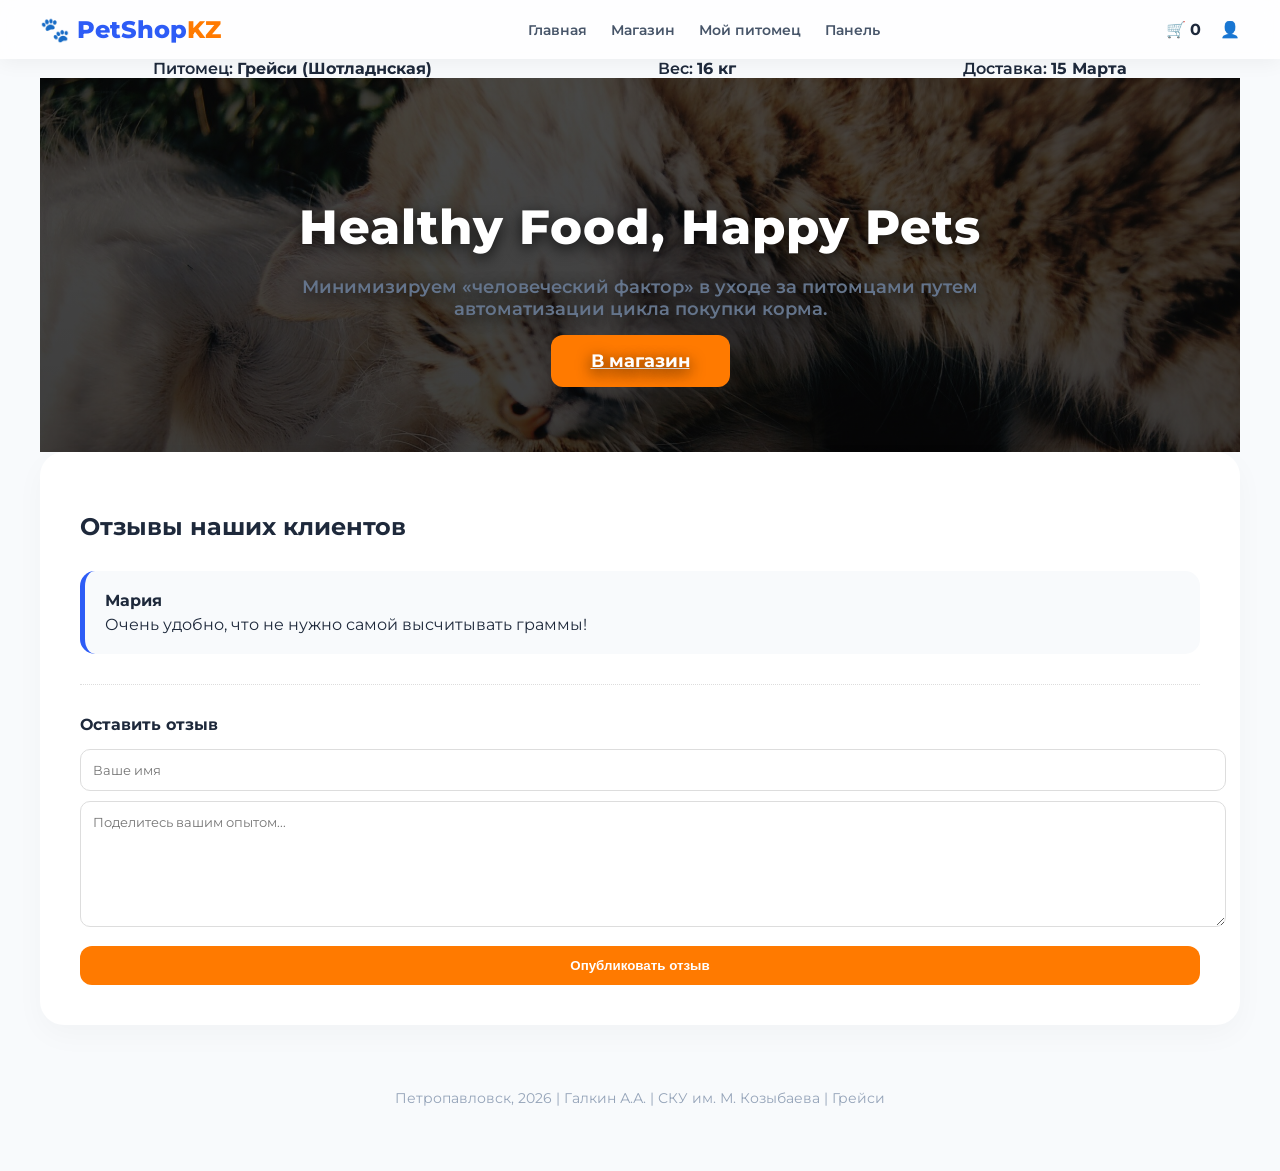
<file: index.html>
<!DOCTYPE html>
<html lang="ru">
<head>
    <meta charset="UTF-8">
    <title>PetShop KZ | Главная</title>
    <link rel="stylesheet" href="style.css">
    <link href="https://fonts.googleapis.com/css2?family=Montserrat:wght@400;700;800&display=swap" rel="stylesheet">
    <meta name="viewport" content="width=device-width, initial-scale=1.0">
</head>
<body>
    <header class="main-header"></header>
    <div class="global-dash"></div>

    <main class="container">
        <section class="hero" style="text-align:center; padding: 80px 0;">
            <h1 style="font-size: 48px; margin-bottom: 20px;">Healthy Food, Happy Pets</h1>
            <p style="font-size: 18px; color: #64748b; max-width: 700px; margin: 0 auto 30px;">
                Минимизируем «человеческий фактор» в уходе за питомцами путем автоматизации цикла покупки корма.
            </p>
            <a href="shop.html" class="btn-main" style="font-size: 18px; padding: 15px 40px;">В магазин</a>
        </section>

        <section class="comments-section" style="background: #fff; padding: 40px; border-radius: 24px; box-shadow: 0 10px 30px rgba(0,0,0,0.03);">
            <h2 style="margin-bottom: 30px;">Отзывы наших клиентов</h2>
            <div id="live-comments"></div>
            <hr style="margin: 30px 0; border: 0; border-top: 1px dotted #ddd;">
            <form class="comment-form" onsubmit="handleComment(event)">
                <h4 style="margin-bottom: 15px;">Оставить отзыв</h4>
                <input type="text" id="c-name" placeholder="Ваше имя" required style="width:100%; padding:12px; margin-bottom:10px; border-radius:10px; border:1px solid #ddd; font-family: inherit;">
                <textarea id="c-text" placeholder="Поделитесь вашим опытом..." required style="width:100%; height:100px; padding:12px; border-radius:10px; border:1px solid #ddd; font-family: inherit; margin-bottom: 15px;"></textarea>
                <button type="submit" class="btn-main">Опубликовать отзыв</button>
            </form>
        </section>
    </main>

    <footer class="container" style="padding: 50px 0; text-align: center; color: #94a3b8; font-size: 14px;">
        <p>Петропавловск, 2026  | Галкин А.А. | СКУ им. М. Козыбаева | Грейси</p>
    </footer>

    <script src="script.js"></script>
    <script>
        function renderComments() {
            const list = document.getElementById('live-comments');
            const comms = JSON.parse(localStorage.getItem('petComments')) || [{ name: "Мария", text: "Очень удобно, что не нужно самой высчитывать граммы!" }];
            list.innerHTML = comms.map(c => `
                <div style="background:#f8fafc; padding:20px; border-radius:15px; margin-bottom:15px; border-left:5px solid var(--primary)">
                    <strong>${c.name}</strong><br><p style="margin:5px 0 0">${c.text}</p>
                </div>`).join('');
        }
        function handleComment(e) {
            e.preventDefault();
            const cm = JSON.parse(localStorage.getItem('petComments')) || [];
            cm.push({ name: document.getElementById('c-name').value, text: document.getElementById('c-text').value });
            localStorage.setItem('petComments', JSON.stringify(cm));
            location.reload();
        }
        document.addEventListener('DOMContentLoaded', renderComments);
    </script>
</body>
</html>
</file>
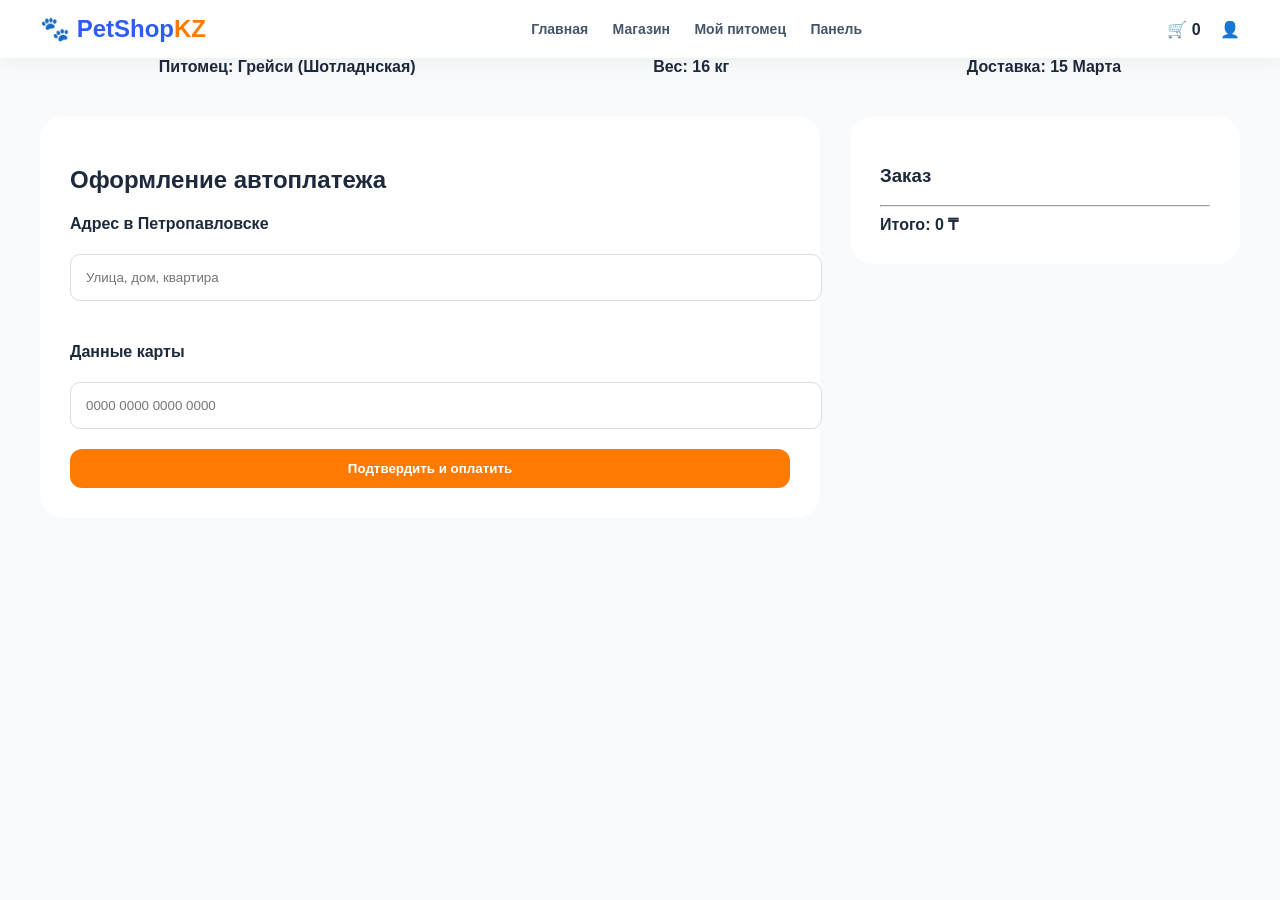
<file: checkout.html>
<!DOCTYPE html>
<html lang="ru">
<head>
    <meta charset="UTF-8">
    <title>PetShop | Оплата</title>
    <link rel="stylesheet" href="style.css">
    <meta name="viewport" content="width=device-width, initial-scale=1.0">
</head>
<body>
    <header class="main-header"></header>
    <div class="global-dash"></div>

    <main class="container" style="padding: 40px 0; display:grid; grid-template-columns: 2fr 1fr; gap:30px">
        <section style="background:#fff; padding:30px; border-radius:24px;">
            <h2>Оформление автоплатежа</h2>
            <form onsubmit="finishOrder(event)">
                <h4>Адрес в Петропавловске </h4>
                <input type="text" id="final-addr" placeholder="Улица, дом, квартира" required style="width:100%; padding:15px; border-radius:10px; border:1px solid #ddd; margin-bottom:20px">
                <h4>Данные карты</h4>
                <input type="text" placeholder="0000 0000 0000 0000" required style="width:100%; padding:15px; border-radius:10px; border:1px solid #ddd; margin-bottom:20px">
                <button type="submit" class="btn-main" style="width:100%">Подтвердить и оплатить</button>
            </form>
        </section>
        <aside id="check-res" style="background:#fff; padding:30px; border-radius:24px; height:fit-content;"></aside>
    </main>

    <script src="script.js"></script>
    <script>
        document.addEventListener('DOMContentLoaded', () => {
            const items = JSON.parse(localStorage.getItem('petCart')) || [];
            const total = items.reduce((s, i) => s + i.price, 0);
            document.getElementById('check-res').innerHTML = `<h3>Заказ</h3>` + 
                items.map(i => `<p>${i.name}: ${i.price} ₸</p>`).join('') + `<hr><b>Итого: ${total} ₸</b>`;
        });
        function finishOrder(e) {
            e.preventDefault();
            alert('Успешно! Курьер Алексей доставит заказ на ' + document.getElementById('final-addr').value);
            localStorage.setItem('petCart', JSON.stringify([]));
            window.location.href = 'pet.html';
        }
    </script>
</body>
</html>
</file>
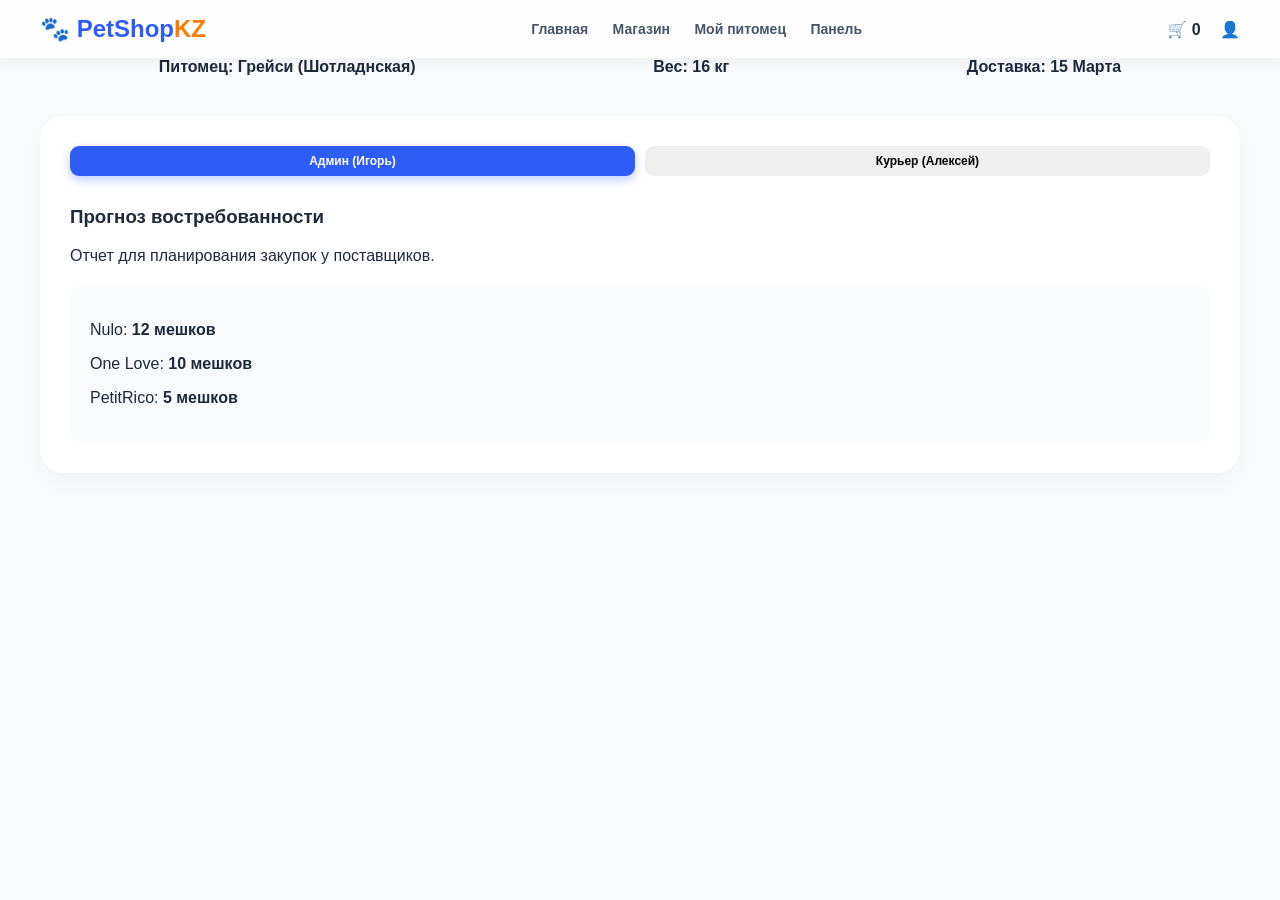
<file: office.html>
<!DOCTYPE html>
<html lang="ru">
<head>
    <meta charset="UTF-8">
    <title>PetShop | Панель персонала</title>
    <link rel="stylesheet" href="style.css">
    <meta name="viewport" content="width=device-width, initial-scale=1.0">
</head>
<body>
    <header class="main-header"></header>
    <div class="global-dash"></div>

    <main class="container" style="padding: 40px 0;">
        <div style="background:#fff; padding:30px; border-radius:24px; box-shadow: 0 10px 30px rgba(0,0,0,0.03);">
            <div style="display:flex; gap:10px; margin-bottom:30px">
                <button class="t-btn active" id="b-igor" onclick="officeTab('igor')">Админ (Игорь)</button>
                <button class="t-btn" id="b-alex" onclick="officeTab('alex')">Курьер (Алексей)</button>
            </div>

            <div id="v-igor">
                <h3>Прогноз востребованности  </h3>
                <p>Отчет для планирования закупок у поставщиков.</p>
                <div style="background:#f8fafc; padding:20px; border-radius:15px; margin-top:20px">
                    <p>Nulo: <strong>12 мешков</strong> </p>
                    <p>One Love: <strong>10 мешков</strong> </p>
                    <p>PetitRico: <strong>5 мешков</strong> </p>
                </div>
            </div>

            <div id="v-alex" style="display:none">
                <h3>Маршрутный лист: Петропавловск</h3>
                <div style="border-left:5px solid #2ecc71; padding:20px; background:#f1f5f9; border-radius:10px;">
                    <strong>ул. Конституции Казахстана, 12</strong><br>
                    <span style="color:#2ecc71; font-weight:700">ОПЛАЧЕНО ПО ПОДПИСКЕ</span>
                </div>
            </div>
        </div>
    </main>

    <script src="script.js"></script>
    <script>
        function officeTab(r) {
            document.getElementById('v-igor').style.display = r === 'igor' ? 'block' : 'none';
            document.getElementById('v-alex').style.display = r === 'alex' ? 'block' : 'none';
            document.getElementById('b-igor').classList.toggle('active', r === 'igor');
            document.getElementById('b-alex').classList.toggle('active', r === 'alex');
        }
    </script>
</body>
</html>
</file>
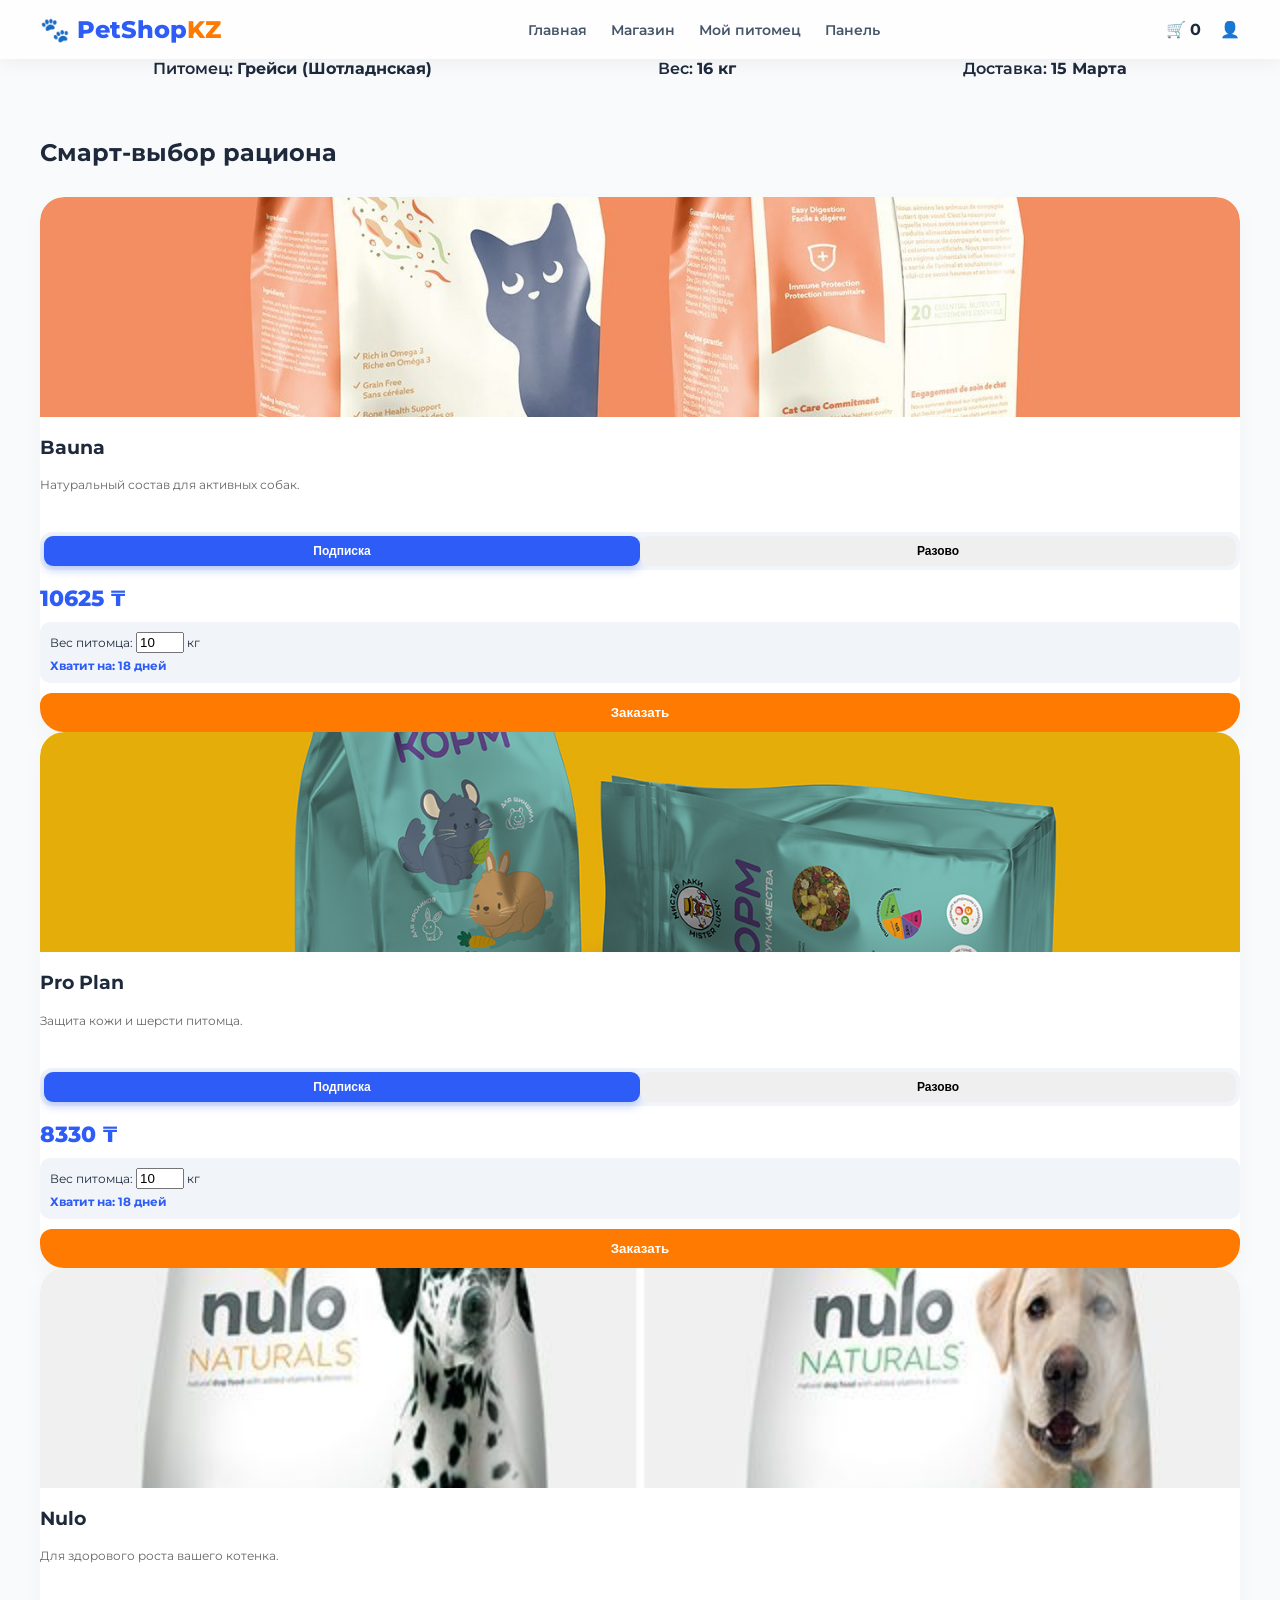
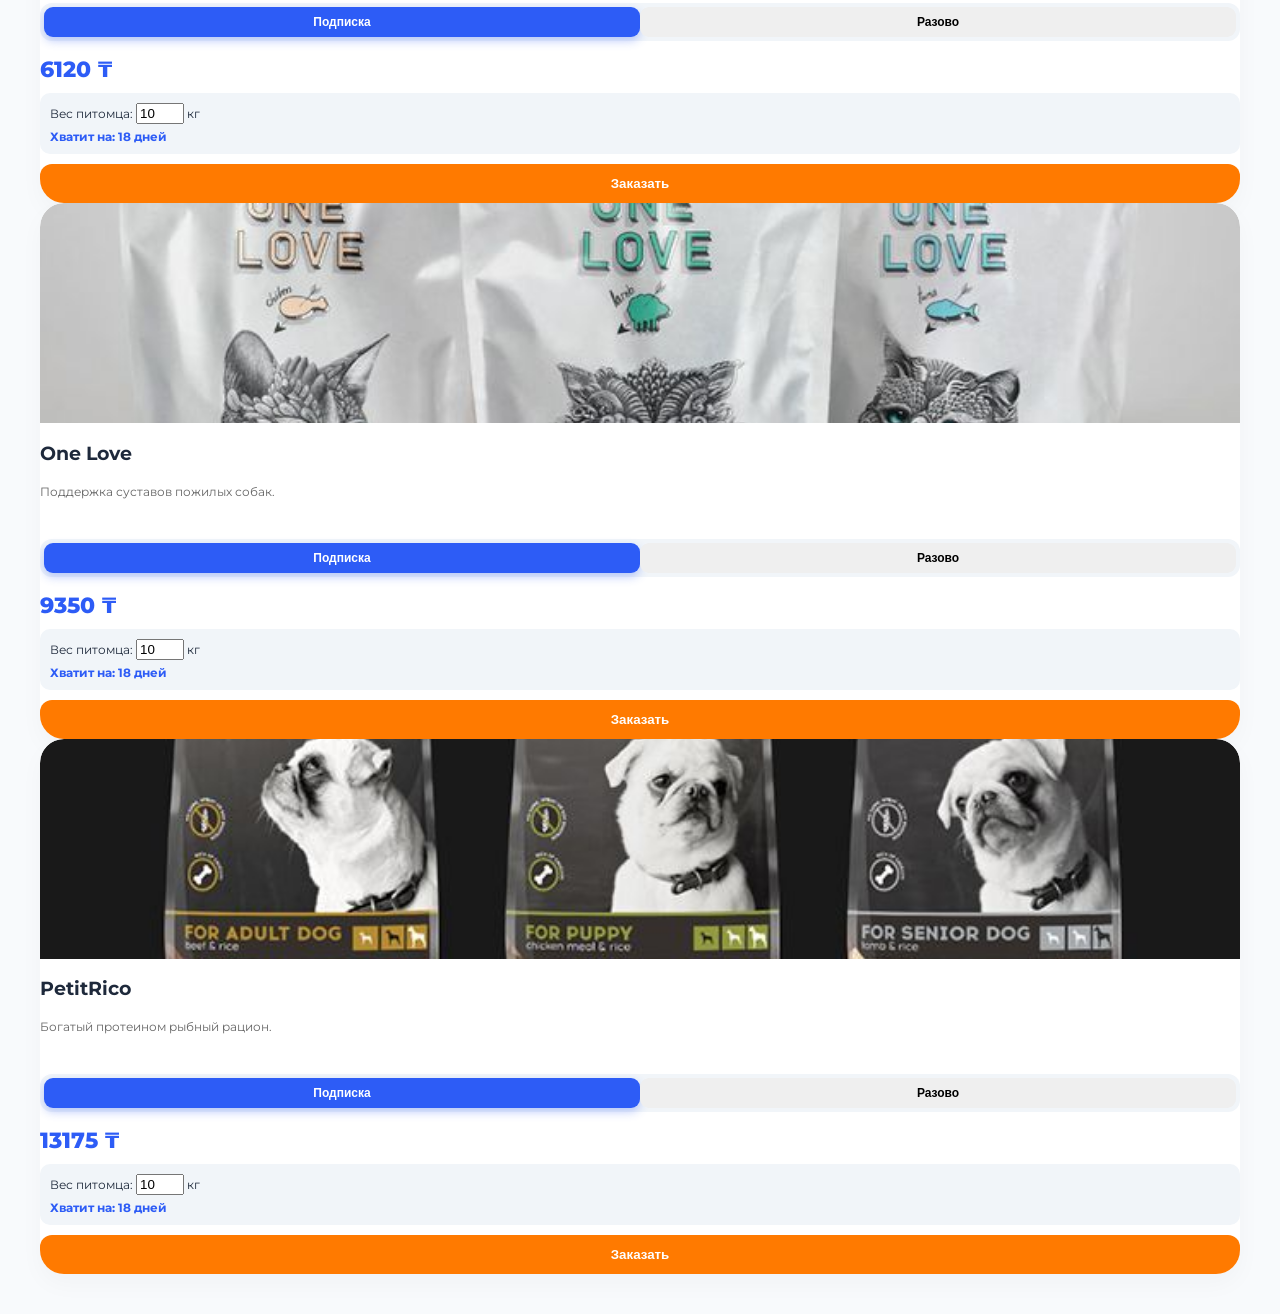
<file: shop.html>
<!DOCTYPE html>
<html lang="ru">
<head>
    <meta charset="UTF-8">
    <title>PetShop | Магазин</title>
    <link rel="stylesheet" href="style.css">
    <link href="https://fonts.googleapis.com/css2?family=Montserrat:wght@400;700;800&display=swap" rel="stylesheet">
    <meta name="viewport" content="width=device-width, initial-scale=1.0">
</head>
<body>
    <header class="main-header"></header>
    <div class="global-dash"></div>

    <main class="container" style="padding: 40px 0;">
        <h2 style="margin-bottom: 30px;">Смарт-выбор рациона</h2>
        <div id="store-grid" class="grid"></div> 
    </main>

    <script src="script.js"></script>
</body>
</html>
</file>
<file: style.css>
:root {
    --primary: #2d5cf6;
    --accent: #ff7a00;
    --bg: #f8fafc;
    --white: #ffffff;
}

body { 
    font-family: 'Montserrat', sans-serif; 
    margin: 0; background: var(--bg); color: #1e293b; 
}

.container { max-width: 1200px; margin: 0 auto; padding: 0 20px; }

/* Шапка с эффектом стекла */
.main-header { 
    background: rgba(255, 255, 255, 0.8); 
    backdrop-filter: blur(10px); 
    padding: 15px 0; 
    box-shadow: 0 4px 20px rgba(0,0,0,0.05); 
    position: sticky; top: 0; z-index: 1000; 
}

.header-flex { display: flex; justify-content: space-between; align-items: center; }
.logo { font-size: 24px; font-weight: 800; color: var(--primary); text-decoration: none; }
.logo span { color: var(--accent); }
.nav-links a { margin-left: 20px; text-decoration: none; color: #475569; font-weight: 600; font-size: 14px; }

/* Тот самый блок для КРАСИВЫХ ФОТО */
.card {
    background: var(--white);
    border-radius: 24px;
    box-shadow: 0 10px 25px rgba(0,0,0,0.03);
    transition: 0.4s ease;
    overflow: hidden; /* Важно для обрезки фото при зуме */
}

.card img {
    width: 100%;           
    height: 220px;         /* Фиксированная высота для всех фото */
    object-fit: cover;     /* Умная обрезка без искажений */
    object-position: center; 
    border-radius: 24px 24px 0 0; 
    display: block;
    transition: transform 0.5s ease; /* Плавный зум */
}
.hero {
    /* 1. Делаем фон темнее (заменили 0.5 на 0.7) */
    background-image: 
        linear-gradient(rgba(0, 0, 0, 0.7), rgba(0, 0, 0, 0.8)), 
        url('/images/phon.jpg'); 
    
    background-size: cover;
    background-position: center;
    background-attachment: fixed;
    padding: 120px 20px;
    text-align: center;
    
    /* 2. Делаем текст идеально белым и добавляем контрастную тень */
    color: #ffffff; 
    text-shadow: 0 4px 15px rgba(0, 0, 0, 0.8); /* Мощная тень под буквами */
}

.hero h1 {
    font-size: 3.5rem;
    font-weight: 800; /* Максимальная жирность */
    margin-bottom: 20px;
    letter-spacing: 1px; /* Немного раздвинем буквы для четкости */
}

.hero p {
    font-size: 1.2rem;
    font-weight: 600; /* Сделаем подзаголовок тоже чуть жирнее */
    max-width: 800px;
    margin: 0 auto 30px;
    color: #ffffff; /* Убедись, что тут нет opacity, чтобы текст был ярким */
}
/* Стили для аватара питомца */
.pet-main-avatar {
    width: 120px;          /* Размер фото */
    height: 120px;
    border-radius: 50%;    /* Делаем круглым */
    object-fit: cover;     /* Чтобы фото не искажалось */
    border: 4px solid #fff;
    box-shadow: 0 8px 20px rgba(0,0,0,0.1); /* Тень для объема */
}

.pet-avatar-wrapper {
    position: relative;
    display: inline-block;
}

/* Эффект при наведении на фото */
.pet-main-avatar:hover {
    transform: scale(1.05);
    transition: 0.3s;
}

.btn-edit-mini:hover {
    background-color: #f8f9fa !important;
    border-color: var(--primary) !important;
    color: var(--primary);
}
.card:hover img {
    transform: scale(1.08); /* Эффект приближения при наведении */
}

.card:hover {
    transform: translateY(-10px);
    box-shadow: 0 20px 40px rgba(0,0,0,0.1);
}

/* Элементы карточки */
.card-content { padding: 20px; }
.price-toggle { display: flex; background: #f1f5f9; padding: 4px; border-radius: 12px; margin: 15px 0; }
.t-btn { flex: 1; border: none; padding: 8px; border-radius: 9px; cursor: pointer; font-weight: 700; font-size: 12px; }
.t-btn.active { background: var(--primary); color: white; box-shadow: 0 4px 10px rgba(45,92,246,0.3); }

/* Модалки */
.modal-overlay { display: none; position: fixed; top: 0; left: 0; width: 100%; height: 100%; background: rgba(0,0,0,0.4); backdrop-filter: blur(5px); z-index: 2000; }
.modal-side { position: absolute; right: 0; width: 380px; height: 100%; background: #fff; padding: 35px; box-shadow: -10px 0 30px rgba(0,0,0,0.1); animation: slide 0.3s ease-out; }
@keyframes slide { from { transform: translateX(100%); } to { transform: translateX(0); } }

.btn-main { background: var(--accent); color: #fff; border: none; padding: 12px 24px; border-radius: 12px; font-weight: 700; cursor: pointer; width: 100%; }
/* --- МОБИЛЬНАЯ ОПТИМИЗАЦИЯ (2026) --- */

@media (max-width: 768px) {
    /* 1. Навигация: делаем её вертикальной или более компактной */
    .header-flex {
        flex-direction: column;
        gap: 15px;
        text-align: center;
    }

    .nav-links {
        display: flex;
        flex-wrap: wrap;
        justify-content: center;
        gap: 10px;
    }

    .nav-links a {
        margin: 0 5px;
        font-size: 13px;
    }

    /* 2. Дашборд: превращаем в список */
    .dash-flex {
        flex-direction: column;
        gap: 8px;
        align-items: center;
    }

    /* 3. Hero-секция (Главная): текст сверху, фото снизу */
    .hero {
        flex-direction: column;
        padding: 40px 0;
        text-align: center;
    }

    .hero-text h1 {
        font-size: 32px;
    }

    /* 4. Сетка товаров: 1 карточка на весь экран */
    .grid {
        grid-template-columns: 1fr; /* Одна колонка вместо трех */
        gap: 20px;
    }

    .card img {
        height: 200px; /* Немного уменьшаем высоту фото */
    }

    /* 5. Модальные окна (Корзина и Профиль): во весь экран */
    .modal-side {
        width: 100%; /* На телефоне корзина на весь экран */
        padding: 20px;
    }

    /* 6. Страница оплаты (Checkout): колонки в один ряд */
    .checkout-grid {
        grid-template-columns: 1fr;
    }

    /* 7. Графики (Личный кабинет): делаем меньше высоту */
    #petLineChart {
        max-height: 250px !important;
    }

    /* 8. Таблицы в админке: добавляем прокрутку */
    .staff-view {
        overflow-x: auto;
    }
}

/* Оптимизация для совсем маленьких экранов (iPhone SE и др.) */
@media (max-width: 480px) {
    .btn-main {
        width: 100%;
        padding: 15px;
    }
    
    .logo {
        font-size: 20px;
    }

}
</file>
